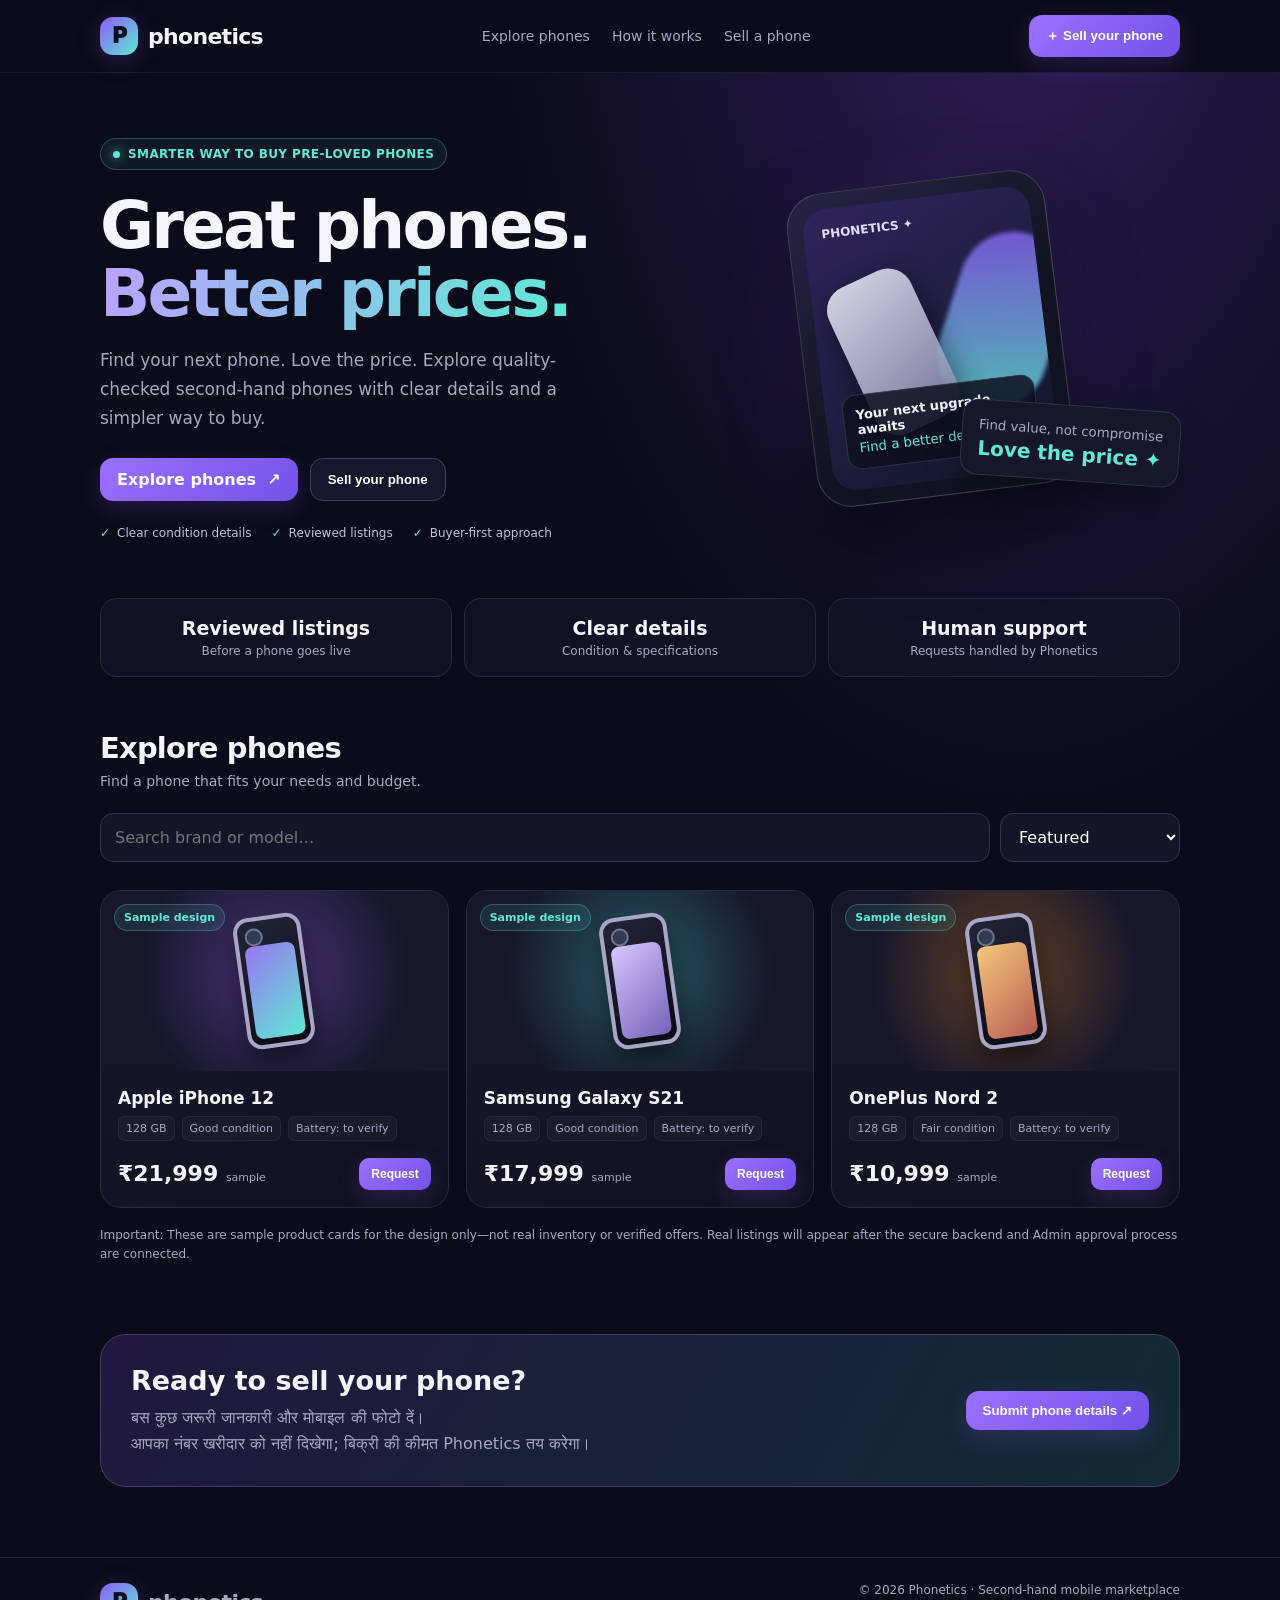
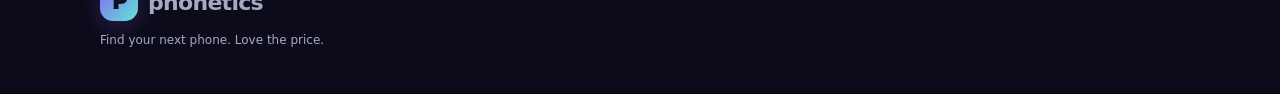
<file: index-2.html>
<!DOCTYPE html>
<html lang="en">
<head>
<meta charset="UTF-8">
<meta name="viewport" content="width=device-width, initial-scale=1">
<meta name="theme-color" content="#101027">
<title>Phonetics — Find your next phone</title>
<style>
:root{--bg:#0b0b19;--panel:#141429;--panel2:#1b1b35;--text:#f6f5ff;--muted:#a9a8c4;--purple:#8b5cf6;--teal:#5eead4;--line:#292944}
*{box-sizing:border-box}html{scroll-behavior:smooth}body{margin:0;background:radial-gradient(ellipse at 80% -10%,#30205d 0,transparent 38%),var(--bg);color:var(--text);font-family:Inter,ui-sans-serif,system-ui,-apple-system,Segoe UI,Roboto,Arial,sans-serif}a{color:inherit;text-decoration:none}.wrap{max-width:1120px;margin:auto;padding:0 20px}
header{position:sticky;top:0;z-index:5;background:#0b0b19eF;backdrop-filter:blur(14px);border-bottom:1px solid #ffffff12}.nav{height:72px;display:flex;align-items:center;justify-content:space-between;gap:16px}.brand{display:flex;align-items:center;gap:10px;font-size:22px;font-weight:850;letter-spacing:-.7px}.logo{width:38px;height:38px;border-radius:13px;background:linear-gradient(135deg,var(--purple),#5eead4);display:grid;place-items:center;color:#0c1020;font-weight:950;font-size:21px;box-shadow:0 5px 25px #8b5cf644}.navlinks{display:flex;gap:22px;color:var(--muted);font-size:14px}.btn{display:inline-flex;justify-content:center;align-items:center;border:0;border-radius:13px;padding:12px 17px;font-weight:750;cursor:pointer;transition:.2s}.btn-primary{background:linear-gradient(135deg,#9b70ff,#7352e8);color:white;box-shadow:0 8px 24px #8b5cf633}.btn-primary:hover{transform:translateY(-2px)}.btn-outline{border:1px solid #444061;background:#17162c;color:white}
.hero{padding:65px 0 48px;display:grid;grid-template-columns:1.05fr .95fr;gap:30px;align-items:center}.eyebrow{display:inline-flex;gap:8px;align-items:center;border:1px solid #5eead444;background:#5eead410;color:var(--teal);border-radius:100px;padding:8px 12px;font-size:12px;font-weight:800;letter-spacing:.4px}.dot{width:7px;height:7px;border-radius:50%;background:var(--teal);box-shadow:0 0 12px var(--teal)}h1{font-size:clamp(39px,6vw,66px);line-height:1.03;letter-spacing:-2.8px;margin:22px 0 18px}h1 span{background:linear-gradient(100deg,#bba1ff,#5eead4);-webkit-background-clip:text;background-clip:text;color:transparent}.hero p{color:var(--muted);font-size:17px;line-height:1.7;max-width:520px}.hero-actions{display:flex;gap:12px;flex-wrap:wrap;margin:25px 0}.trust{display:flex;gap:20px;flex-wrap:wrap;color:#c4c2dc;font-size:12px}.trust span:before{content:"✓";color:var(--teal);font-weight:900;margin-right:7px}.showcase{min-height:340px;position:relative;display:grid;place-items:center}.glow{position:absolute;width:270px;height:270px;border-radius:50%;background:#8b5cf633;filter:blur(45px)}.phone-art{position:relative;width:min(260px,75%);height:315px;border:1px solid #ffffff2a;border-radius:35px;background:linear-gradient(145deg,#282345,#111321 60%);padding:15px;box-shadow:0 35px 70px #0008;transform:rotate(-7deg)}.phone-screen{height:100%;border-radius:24px;background:linear-gradient(150deg,#30245b,#11182a);padding:18px;overflow:hidden;position:relative}.phone-screen:before{content:"";position:absolute;width:110px;height:180px;border-radius:70px;background:linear-gradient(160deg,#8b5cf6,#5eead4);opacity:.8;filter:blur(2px);right:-15px;top:42px;transform:rotate(25deg)}.phone-screen:after{content:"";position:absolute;width:90px;height:160px;border-radius:25px;background:linear-gradient(160deg,#e6e6f5,#7d80a4);opacity:.9;left:30px;top:70px;transform:rotate(-18deg);box-shadow:0 12px 30px #0008}.screen-top{position:relative;z-index:1;font-size:12px;color:#e3ddff;font-weight:800}.screen-label{position:absolute;z-index:2;bottom:20px;left:17px;right:17px;background:#0e1020d9;border:1px solid #ffffff22;border-radius:14px;padding:12px}.screen-label b{display:block;font-size:13px}.screen-label small{color:var(--teal)}.float-card{position:absolute;right:0;bottom:28px;background:#17172c;border:1px solid #ffffff20;padding:14px 16px;border-radius:17px;box-shadow:0 15px 35px #0005;transform:rotate(4deg)}.float-card small{color:var(--muted)}.float-card strong{display:block;color:var(--teal);font-size:20px;margin-top:3px}
.stats{display:grid;grid-template-columns:repeat(3,1fr);gap:12px;margin:10px 0 54px}.stat{background:#141429a8;border:1px solid var(--line);border-radius:17px;padding:18px;text-align:center}.stat b{font-size:19px}.stat div{font-size:12px;color:var(--muted);margin-top:5px}
.section-head{display:flex;align-items:end;justify-content:space-between;gap:15px;margin-bottom:22px}.section-head h2{font-size:29px;letter-spacing:-.8px;margin:0}.section-head p{color:var(--muted);margin:8px 0 0;font-size:14px}.products{display:grid;grid-template-columns:repeat(3,1fr);gap:17px}.card{background:linear-gradient(160deg,#19192f,#111120);border:1px solid var(--line);border-radius:21px;overflow:hidden;transition:.2s}.card:hover{transform:translateY(-4px);border-color:#62518e}.product-visual{height:180px;display:grid;place-items:center;background:radial-gradient(circle at 50% 45%,#483477,#17172b 67%);position:relative}.phone-mini{height:132px;width:68px;border:4px solid #a8a5c5;border-radius:15px;background:linear-gradient(150deg,#24243a,#0a0a13);box-shadow:0 14px 25px #0007;position:relative;transform:rotate(-8deg)}.phone-mini:before{content:"";position:absolute;top:7px;left:7px;width:14px;height:14px;border-radius:50%;background:#333b54;border:2px solid #70758d}.phone-mini:after{content:"";position:absolute;inset:25px 5px 6px;border-radius:8px;background:linear-gradient(140deg,#9a75ef,#5eead4)}.product-visual.v2{background:radial-gradient(circle at 50% 45%,#275b65,#17172b 67%)}.product-visual.v2 .phone-mini:after{background:linear-gradient(140deg,#d6c6ff,#7462b8)}.product-visual.v3{background:radial-gradient(circle at 50% 45%,#654126,#17172b 67%)}.product-visual.v3 .phone-mini:after{background:linear-gradient(140deg,#f4c77c,#b75c52)}.badge{position:absolute;top:13px;left:13px;background:#5eead41a;border:1px solid #5eead444;color:var(--teal);font-size:11px;font-weight:800;padding:6px 9px;border-radius:100px}.product-info{padding:17px}.product-info h3{margin:0 0 8px;font-size:17px}.specs{display:flex;gap:7px;flex-wrap:wrap;color:var(--muted);font-size:11px}.specs span{background:#ffffff08;border:1px solid #ffffff0d;border-radius:7px;padding:5px 7px}.price-row{display:flex;align-items:center;justify-content:space-between;margin-top:17px}.price{font-size:22px;font-weight:850}.price small{font-size:11px;color:var(--muted);font-weight:500}.buy{padding:9px 12px;font-size:12px;border-radius:10px}
.empty-note{margin-top:18px;color:var(--muted);font-size:12px;line-height:1.6}.searchbar{display:flex;gap:10px;margin:24px 0 28px;flex-wrap:wrap}.searchbar input,.searchbar select{background:#15152a;border:1px solid #34334f;color:white;border-radius:13px;padding:13px 14px;font:inherit;min-width:0}.searchbar input{flex:1;min-width:170px}.searchbar select{max-width:180px}
.sell{margin:70px 0;background:linear-gradient(120deg,#20183d,#122b35);border:1px solid #4b3a6d;border-radius:26px;padding:30px;display:grid;grid-template-columns:1fr auto;align-items:center;gap:20px}.sell h2{margin:0 0 9px;font-size:27px}.sell p{color:var(--muted);margin:0;line-height:1.6}.sell-actions{display:flex;gap:10px;flex-wrap:wrap}
footer{border-top:1px solid var(--line);padding:25px 0 35px;color:var(--muted);font-size:12px}.footer-row{display:flex;justify-content:space-between;gap:15px;flex-wrap:wrap}.modal{display:none;position:fixed;inset:0;background:#05050bdc;z-index:10;padding:18px;overflow:auto}.modal.open{display:grid;place-items:center}.modal-box{width:min(540px,100%);background:#15152b;border:1px solid #3b3859;border-radius:22px;padding:23px}.modal-head{display:flex;justify-content:space-between;align-items:center}.modal-head h2{margin:0}.close{background:#25243d;color:white;border:0;border-radius:9px;padding:8px 12px;font-size:18px}.form-grid{display:grid;grid-template-columns:1fr 1fr;gap:12px;margin-top:20px}.form-grid label{display:block;font-size:12px;color:#c6c3df;margin-bottom:6px}.form-grid input,.form-grid select,.form-grid textarea{width:100%;padding:12px;border-radius:10px;border:1px solid #3b3958;background:#0e0e1e;color:white;font:inherit}.form-grid .full{grid-column:1/-1}.form-grid textarea{min-height:85px;resize:vertical}.form-foot{font-size:11px;color:var(--muted);line-height:1.6;margin:14px 0}.toast{display:none;position:fixed;bottom:18px;left:50%;transform:translateX(-50%);background:#20203a;border:1px solid #5eead4;color:white;padding:13px 17px;border-radius:13px;z-index:20;width:max-content;max-width:90%;font-size:13px}
@media(max-width:760px){.navlinks{display:none}.hero{grid-template-columns:1fr;padding-top:44px}.showcase{min-height:290px}.phone-art{height:275px;width:220px}.products{grid-template-columns:repeat(2,1fr)}.product-visual{height:150px}.stats{margin-bottom:42px}.sell{grid-template-columns:1fr;padding:24px}.section-head h2{font-size:25px}}
@media(max-width:470px){.wrap{padding:0 15px}.brand{font-size:20px}.nav .btn{padding:10px 12px;font-size:12px}.hero{gap:5px}h1{letter-spacing:-1.8px}.products{grid-template-columns:1fr 1fr;gap:10px}.product-info{padding:12px}.product-info h3{font-size:14px}.product-visual{height:135px}.price{font-size:18px}.buy{padding:8px;font-size:11px}.specs{gap:4px}.specs span{font-size:10px;padding:4px}.stats{gap:7px}.stat{padding:13px 6px}.stat b{font-size:16px}.stat div{font-size:10px}.form-grid{grid-template-columns:1fr}.form-grid .full{grid-column:auto}.sell-actions .btn{width:100%}}
</style>
</head>
<body>
<header><div class="wrap nav"><a class="brand" href="#"><span class="logo">P</span> phonetics</a><nav class="navlinks"><a href="#phones">Explore phones</a><a href="#how">How it works</a><a href="#sell">Sell a phone</a></nav><button class="btn btn-primary" onclick="openModal('sellModal')">＋ Sell your phone</button></div></header>
<main class="wrap">
<section class="hero">
<div><div class="eyebrow"><span class="dot"></span> SMARTER WAY TO BUY PRE-LOVED PHONES</div><h1>Great phones.<br><span>Better prices.</span></h1><p>Find your next phone. Love the price. Explore quality-checked second-hand phones with clear details and a simpler way to buy.</p><div class="hero-actions"><a class="btn btn-primary" href="#phones">Explore phones&nbsp; ↗</a><button class="btn btn-outline" onclick="openModal('sellModal')">Sell your phone</button></div><div class="trust"><span>Clear condition details</span><span>Reviewed listings</span><span>Buyer-first approach</span></div></div>
<div class="showcase"><div class="glow"></div><div class="phone-art"><div class="phone-screen"><div class="screen-top">PHONETICS ✦</div><div class="screen-label"><b>Your next upgrade awaits</b><small>Find a better deal →</small></div></div></div><div class="float-card"><small>Find value, not compromise</small><strong>Love the price ✦</strong></div></div>
</section>
<div class="stats" id="how"><div class="stat"><b>Reviewed listings</b><div>Before a phone goes live</div></div><div class="stat"><b>Clear details</b><div>Condition & specifications</div></div><div class="stat"><b>Human support</b><div>Requests handled by Phonetics</div></div></div>
<section id="phones"><div class="section-head"><div><h2>Explore phones</h2><p>Find a phone that fits your needs and budget.</p></div></div>
<div class="searchbar"><input id="search" type="search" placeholder="Search brand or model…" oninput="filterCards()"><select id="sort" onchange="filterCards()"><option value="featured">Featured</option><option value="low">Price: low to high</option><option value="high">Price: high to low</option></select></div>
<div class="products" id="productGrid">
<article class="card" data-name="Apple iPhone 12" data-price="21999"><div class="product-visual"><span class="badge">Sample design</span><div class="phone-mini"></div></div><div class="product-info"><h3>Apple iPhone 12</h3><div class="specs"><span>128 GB</span><span>Good condition</span><span>Battery: to verify</span></div><div class="price-row"><div class="price">₹21,999 <small>sample</small></div><button class="btn btn-primary buy" onclick="openBuy('Apple iPhone 12',21999)">Request</button></div></div></article>
<article class="card" data-name="Samsung Galaxy S21" data-price="17999"><div class="product-visual v2"><span class="badge">Sample design</span><div class="phone-mini"></div></div><div class="product-info"><h3>Samsung Galaxy S21</h3><div class="specs"><span>128 GB</span><span>Good condition</span><span>Battery: to verify</span></div><div class="price-row"><div class="price">₹17,999 <small>sample</small></div><button class="btn btn-primary buy" onclick="openBuy('Samsung Galaxy S21',17999)">Request</button></div></div></article>
<article class="card" data-name="OnePlus Nord 2" data-price="10999"><div class="product-visual v3"><span class="badge">Sample design</span><div class="phone-mini"></div></div><div class="product-info"><h3>OnePlus Nord 2</h3><div class="specs"><span>128 GB</span><span>Fair condition</span><span>Battery: to verify</span></div><div class="price-row"><div class="price">₹10,999 <small>sample</small></div><button class="btn btn-primary buy" onclick="openBuy('OnePlus Nord 2',10999)">Request</button></div></div></article>
</div><p class="empty-note">Important: These are sample product cards for the design only—not real inventory or verified offers. Real listings will appear after the secure backend and Admin approval process are connected.</p>
</section>
<section class="sell" id="sell"><div><h2>Ready to sell your phone?</h2><p>बस कुछ जरूरी जानकारी और मोबाइल की फोटो दें।<br>आपका नंबर खरीदार को नहीं दिखेगा; बिक्री की कीमत Phonetics तय करेगा।</p></div><div class="sell-actions"><button class="btn btn-primary" onclick="openModal('sellModal')">Submit phone details ↗</button></div></section>
</main>
<footer><div class="wrap footer-row"><div><a class="brand" href="#"><span class="logo">P</span> phonetics</a><p>Find your next phone. Love the price.</p></div><div>© 2026 Phonetics · Second-hand mobile marketplace</div></div></footer>
<div class="modal" id="sellModal" role="dialog" aria-modal="true" aria-label="Submit phone details"><div class="modal-box"><div class="modal-head"><h2>Sell your phone</h2><button class="close" onclick="closeModal('sellModal')">×</button></div><form onsubmit="demoSubmit(event,'Seller form')">
<div class="form-grid">
<div><label for="sellerName">आपका नाम *</label><input id="sellerName" required maxlength="80" autocomplete="name"></div>
<div><label for="sellerPhone">मोबाइल नंबर (सिर्फ Admin के लिए) *</label><input id="sellerPhone" required inputmode="tel" pattern="[0-9+() -]{8,18}" autocomplete="tel"></div>
<div><label for="sellerCity">शहर *</label><input id="sellerCity" required maxlength="80" placeholder="जैसे Dewas"></div>
<div><label for="sellerBrand">मोबाइल का नाम / मॉडल *</label><input id="sellerBrand" required maxlength="120" placeholder="जैसे Samsung S22"></div>
<div><label for="sellerCondition">मोबाइल की हालत *</label><select id="sellerCondition" required><option value="">चुनें</option><option>बहुत अच्छी</option><option>अच्छी</option><option>सामान्य</option><option>मरम्मत की जरूरत</option></select></div>
<div><label for="sellerStorage">RAM / Storage</label><input id="sellerStorage" maxlength="80" placeholder="जैसे 8 GB / 128 GB"></div>
<div class="full"><label for="sellerPhoto">मोबाइल की फोटो चुनें *</label><input id="sellerPhoto" type="file" accept="image/*" multiple required><small style="display:block;color:var(--muted);margin-top:6px">आगे, पीछे और स्क्रीन की साफ फोटो चुनें।</small></div>
<div class="full"><label for="sellerNotes">खास जानकारी (वैकल्पिक)</label><textarea id="sellerNotes" maxlength="500" placeholder="खरोंच, रिपेयर या साथ मिलने वाली चीजें"></textarea></div>
</div>
<div class="form-foot" style="border:1px solid #b453533d;background:#b4535312;padding:12px;border-radius:12px;color:#ffd0d0"><strong>⚠️ जरूरी चेतावनी:</strong> मोबाइल का असली बिल/खरीद का प्रमाण होना चाहिए। बिना बिल वाले मोबाइल की लिस्टिंग स्वीकार नहीं की जाएगी। चोरी या संदिग्ध मोबाइल जमा न करें।</div>
<p class="form-foot">आपका मोबाइल नंबर खरीदार को नहीं दिखेगा। आपकी माँगी गई कीमत खरीदार को नहीं दिखाई जाएगी—Phonetics जाँच के बाद अपनी बिक्री कीमत तय करेगा। अभी यह डेमो फॉर्म जानकारी भेजता या सुरक्षित सेव नहीं करता; backend जुड़ने तक असली निजी जानकारी न भरें।</p>
<button class="btn btn-primary" type="submit" style="width:100%">फोन की जानकारी भेजें</button></form></div></div>
<div class="modal" id="buyModal" role="dialog" aria-modal="true" aria-label="Buyer request"><div class="modal-box"><div class="modal-head"><h2>Request to buy</h2><button class="close" onclick="closeModal('buyModal')">×</button></div><p id="buySummary" style="color:var(--teal)"></p><form onsubmit="demoSubmit(event,'Buyer request')"><div class="form-grid"><div class="full"><label for="buyerName">Your name *</label><input id="buyerName" required maxlength="80" autocomplete="name"></div><div class="full"><label for="buyerPhone">Mobile number *</label><input id="buyerPhone" required inputmode="tel" pattern="[0-9+() -]{8,18}" autocomplete="tel"></div><div class="full"><label for="buyerCity">City *</label><input id="buyerCity" required maxlength="80"></div></div><p class="form-foot">Demo only: your request is not sent to Phonetics yet. Please do not enter real contact details.</p><button class="btn btn-primary" type="submit" style="width:100%">Preview request</button></form></div></div>
<div class="toast" id="toast"></div>
<script>
function openModal(id){document.getElementById(id).classList.add('open');document.body.style.overflow='hidden'}
function closeModal(id){document.getElementById(id).classList.remove('open');document.body.style.overflow=''}
function openBuy(name,price){document.getElementById('buySummary').textContent=name+' · ₹'+price.toLocaleString('en-IN')+' (sample price)';openModal('buyModal')}
function demoSubmit(e,label){e.preventDefault();closeModal(e.target.closest('.modal').id);const t=document.getElementById('toast');t.textContent=label+' preview only — no data was sent or saved. Backend setup is the next step.';t.style.display='block';setTimeout(()=>t.style.display='none',4500);e.target.reset()}
function filterCards(){const q=document.getElementById('search').value.toLowerCase();const sort=document.getElementById('sort').value;const grid=document.getElementById('productGrid');const cards=[...grid.querySelectorAll('.card')];cards.sort((a,b)=>sort==='low'?+a.dataset.price- +b.dataset.price:sort==='high'?+b.dataset.price- +a.dataset.price:0);cards.forEach(c=>{c.style.display=c.dataset.name.toLowerCase().includes(q)?'':'none';grid.appendChild(c)})}
document.querySelectorAll('.modal').forEach(m=>m.addEventListener('click',e=>{if(e.target===m)closeModal(m.id)}));
</script>
</body></html>
</file>
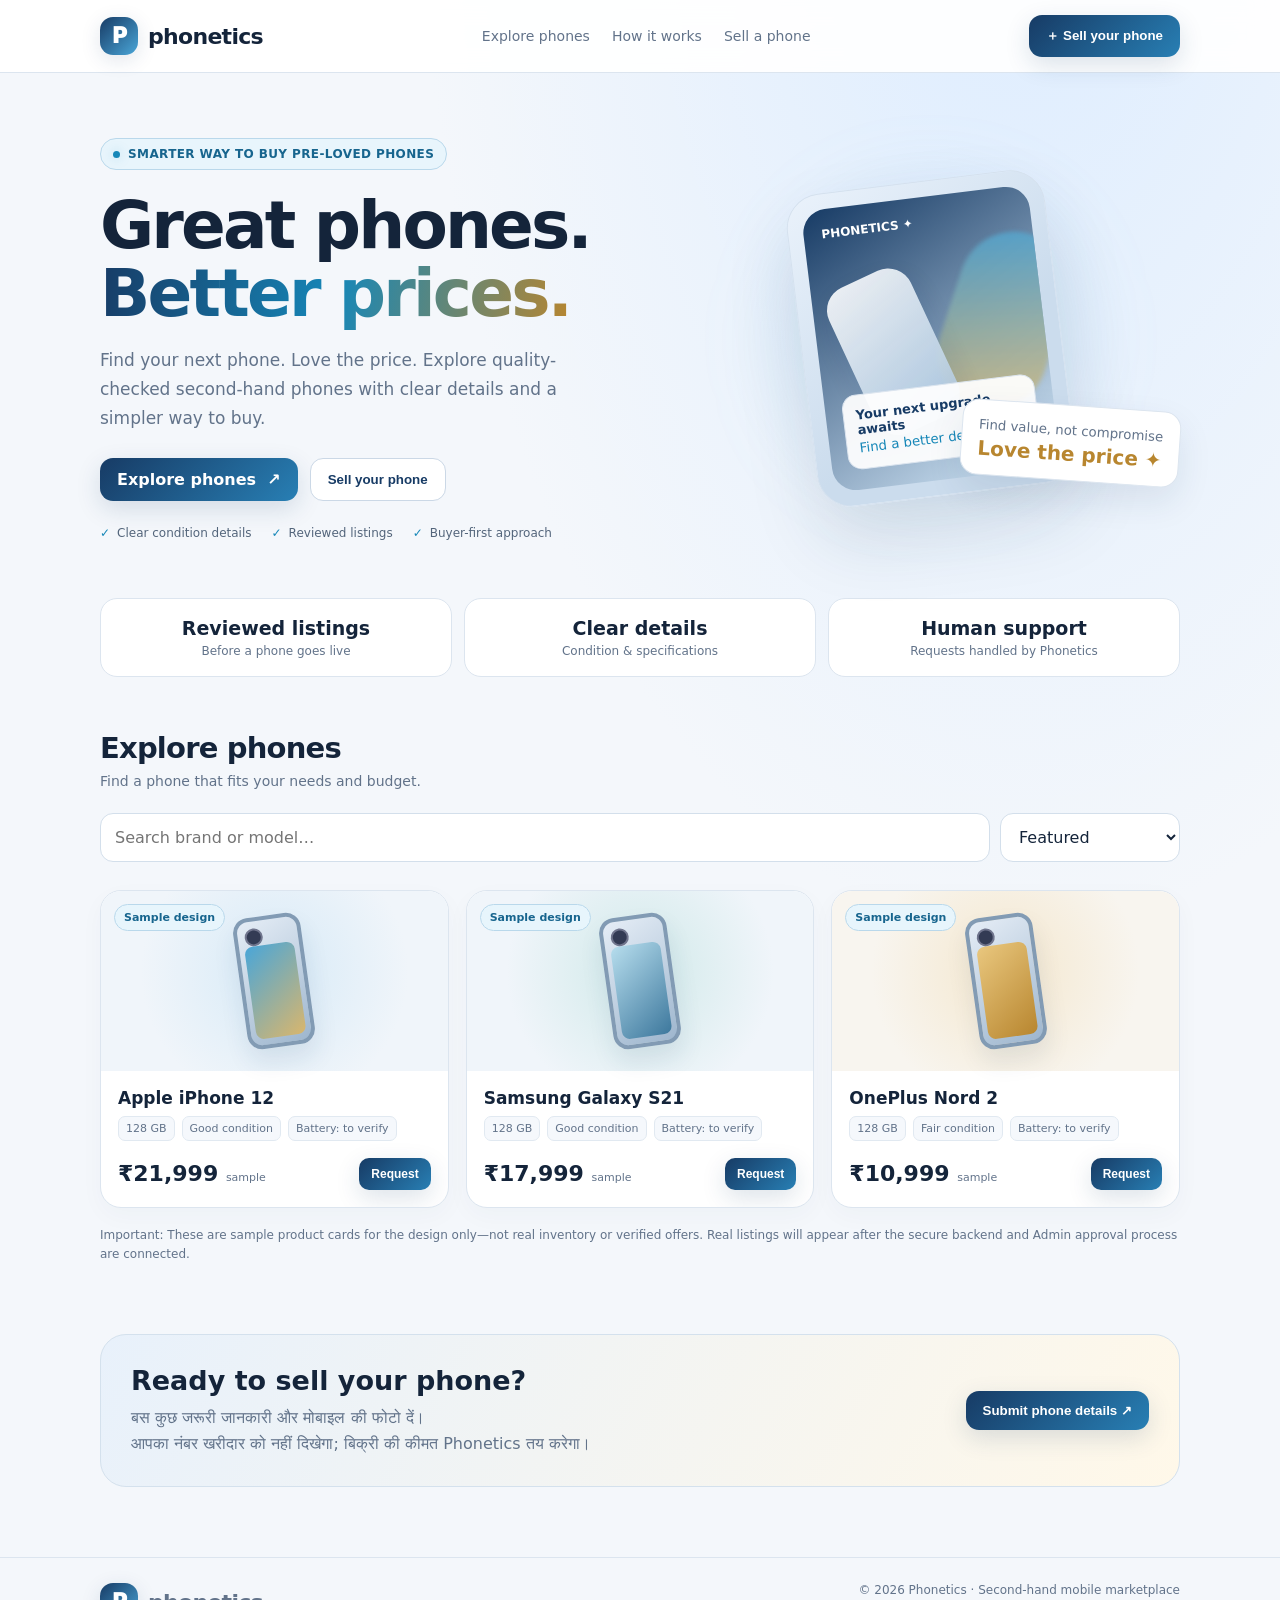
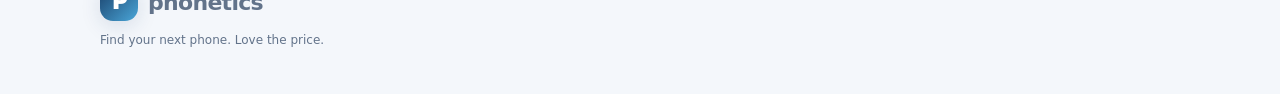
<file: index-3.html>
<!DOCTYPE html>
<html lang="en">
<head>
<meta charset="UTF-8">
<meta name="viewport" content="width=device-width, initial-scale=1">
<meta name="theme-color" content="#10243e">
<title>Phonetics — Find your next phone</title>
<style>
:root{--bg:#0b0b19;--panel:#141429;--panel2:#1b1b35;--text:#f6f5ff;--muted:#a9a8c4;--purple:#8b5cf6;--teal:#5eead4;--line:#292944}
*{box-sizing:border-box}html{scroll-behavior:smooth}body{margin:0;background:radial-gradient(ellipse at 80% -10%,#30205d 0,transparent 38%),var(--bg);color:var(--text);font-family:Inter,ui-sans-serif,system-ui,-apple-system,Segoe UI,Roboto,Arial,sans-serif}a{color:inherit;text-decoration:none}.wrap{max-width:1120px;margin:auto;padding:0 20px}
header{position:sticky;top:0;z-index:5;background:#0b0b19eF;backdrop-filter:blur(14px);border-bottom:1px solid #ffffff12}.nav{height:72px;display:flex;align-items:center;justify-content:space-between;gap:16px}.brand{display:flex;align-items:center;gap:10px;font-size:22px;font-weight:850;letter-spacing:-.7px}.logo{width:38px;height:38px;border-radius:13px;background:linear-gradient(135deg,var(--purple),#5eead4);display:grid;place-items:center;color:#0c1020;font-weight:950;font-size:21px;box-shadow:0 5px 25px #8b5cf644}.navlinks{display:flex;gap:22px;color:var(--muted);font-size:14px}.btn{display:inline-flex;justify-content:center;align-items:center;border:0;border-radius:13px;padding:12px 17px;font-weight:750;cursor:pointer;transition:.2s}.btn-primary{background:linear-gradient(135deg,#9b70ff,#7352e8);color:white;box-shadow:0 8px 24px #8b5cf633}.btn-primary:hover{transform:translateY(-2px)}.btn-outline{border:1px solid #444061;background:#17162c;color:white}
.hero{padding:65px 0 48px;display:grid;grid-template-columns:1.05fr .95fr;gap:30px;align-items:center}.eyebrow{display:inline-flex;gap:8px;align-items:center;border:1px solid #5eead444;background:#5eead410;color:var(--teal);border-radius:100px;padding:8px 12px;font-size:12px;font-weight:800;letter-spacing:.4px}.dot{width:7px;height:7px;border-radius:50%;background:var(--teal);box-shadow:0 0 12px var(--teal)}h1{font-size:clamp(39px,6vw,66px);line-height:1.03;letter-spacing:-2.8px;margin:22px 0 18px}h1 span{background:linear-gradient(100deg,#bba1ff,#5eead4);-webkit-background-clip:text;background-clip:text;color:transparent}.hero p{color:var(--muted);font-size:17px;line-height:1.7;max-width:520px}.hero-actions{display:flex;gap:12px;flex-wrap:wrap;margin:25px 0}.trust{display:flex;gap:20px;flex-wrap:wrap;color:#c4c2dc;font-size:12px}.trust span:before{content:"✓";color:var(--teal);font-weight:900;margin-right:7px}.showcase{min-height:340px;position:relative;display:grid;place-items:center}.glow{position:absolute;width:270px;height:270px;border-radius:50%;background:#8b5cf633;filter:blur(45px)}.phone-art{position:relative;width:min(260px,75%);height:315px;border:1px solid #ffffff2a;border-radius:35px;background:linear-gradient(145deg,#282345,#111321 60%);padding:15px;box-shadow:0 35px 70px #0008;transform:rotate(-7deg)}.phone-screen{height:100%;border-radius:24px;background:linear-gradient(150deg,#30245b,#11182a);padding:18px;overflow:hidden;position:relative}.phone-screen:before{content:"";position:absolute;width:110px;height:180px;border-radius:70px;background:linear-gradient(160deg,#8b5cf6,#5eead4);opacity:.8;filter:blur(2px);right:-15px;top:42px;transform:rotate(25deg)}.phone-screen:after{content:"";position:absolute;width:90px;height:160px;border-radius:25px;background:linear-gradient(160deg,#e6e6f5,#7d80a4);opacity:.9;left:30px;top:70px;transform:rotate(-18deg);box-shadow:0 12px 30px #0008}.screen-top{position:relative;z-index:1;font-size:12px;color:#e3ddff;font-weight:800}.screen-label{position:absolute;z-index:2;bottom:20px;left:17px;right:17px;background:#0e1020d9;border:1px solid #ffffff22;border-radius:14px;padding:12px}.screen-label b{display:block;font-size:13px}.screen-label small{color:var(--teal)}.float-card{position:absolute;right:0;bottom:28px;background:#17172c;border:1px solid #ffffff20;padding:14px 16px;border-radius:17px;box-shadow:0 15px 35px #0005;transform:rotate(4deg)}.float-card small{color:var(--muted)}.float-card strong{display:block;color:var(--teal);font-size:20px;margin-top:3px}
.stats{display:grid;grid-template-columns:repeat(3,1fr);gap:12px;margin:10px 0 54px}.stat{background:#141429a8;border:1px solid var(--line);border-radius:17px;padding:18px;text-align:center}.stat b{font-size:19px}.stat div{font-size:12px;color:var(--muted);margin-top:5px}
.section-head{display:flex;align-items:end;justify-content:space-between;gap:15px;margin-bottom:22px}.section-head h2{font-size:29px;letter-spacing:-.8px;margin:0}.section-head p{color:var(--muted);margin:8px 0 0;font-size:14px}.products{display:grid;grid-template-columns:repeat(3,1fr);gap:17px}.card{background:linear-gradient(160deg,#19192f,#111120);border:1px solid var(--line);border-radius:21px;overflow:hidden;transition:.2s}.card:hover{transform:translateY(-4px);border-color:#62518e}.product-visual{height:180px;display:grid;place-items:center;background:radial-gradient(circle at 50% 45%,#483477,#17172b 67%);position:relative}.phone-mini{height:132px;width:68px;border:4px solid #a8a5c5;border-radius:15px;background:linear-gradient(150deg,#24243a,#0a0a13);box-shadow:0 14px 25px #0007;position:relative;transform:rotate(-8deg)}.phone-mini:before{content:"";position:absolute;top:7px;left:7px;width:14px;height:14px;border-radius:50%;background:#333b54;border:2px solid #70758d}.phone-mini:after{content:"";position:absolute;inset:25px 5px 6px;border-radius:8px;background:linear-gradient(140deg,#9a75ef,#5eead4)}.product-visual.v2{background:radial-gradient(circle at 50% 45%,#275b65,#17172b 67%)}.product-visual.v2 .phone-mini:after{background:linear-gradient(140deg,#d6c6ff,#7462b8)}.product-visual.v3{background:radial-gradient(circle at 50% 45%,#654126,#17172b 67%)}.product-visual.v3 .phone-mini:after{background:linear-gradient(140deg,#f4c77c,#b75c52)}.badge{position:absolute;top:13px;left:13px;background:#5eead41a;border:1px solid #5eead444;color:var(--teal);font-size:11px;font-weight:800;padding:6px 9px;border-radius:100px}.product-info{padding:17px}.product-info h3{margin:0 0 8px;font-size:17px}.specs{display:flex;gap:7px;flex-wrap:wrap;color:var(--muted);font-size:11px}.specs span{background:#ffffff08;border:1px solid #ffffff0d;border-radius:7px;padding:5px 7px}.price-row{display:flex;align-items:center;justify-content:space-between;margin-top:17px}.price{font-size:22px;font-weight:850}.price small{font-size:11px;color:var(--muted);font-weight:500}.buy{padding:9px 12px;font-size:12px;border-radius:10px}
.empty-note{margin-top:18px;color:var(--muted);font-size:12px;line-height:1.6}.searchbar{display:flex;gap:10px;margin:24px 0 28px;flex-wrap:wrap}.searchbar input,.searchbar select{background:#15152a;border:1px solid #34334f;color:white;border-radius:13px;padding:13px 14px;font:inherit;min-width:0}.searchbar input{flex:1;min-width:170px}.searchbar select{max-width:180px}
.sell{margin:70px 0;background:linear-gradient(120deg,#20183d,#122b35);border:1px solid #4b3a6d;border-radius:26px;padding:30px;display:grid;grid-template-columns:1fr auto;align-items:center;gap:20px}.sell h2{margin:0 0 9px;font-size:27px}.sell p{color:var(--muted);margin:0;line-height:1.6}.sell-actions{display:flex;gap:10px;flex-wrap:wrap}
footer{border-top:1px solid var(--line);padding:25px 0 35px;color:var(--muted);font-size:12px}.footer-row{display:flex;justify-content:space-between;gap:15px;flex-wrap:wrap}.modal{display:none;position:fixed;inset:0;background:#05050bdc;z-index:10;padding:18px;overflow:auto}.modal.open{display:grid;place-items:center}.modal-box{width:min(540px,100%);background:#15152b;border:1px solid #3b3859;border-radius:22px;padding:23px}.modal-head{display:flex;justify-content:space-between;align-items:center}.modal-head h2{margin:0}.close{background:#25243d;color:white;border:0;border-radius:9px;padding:8px 12px;font-size:18px}.form-grid{display:grid;grid-template-columns:1fr 1fr;gap:12px;margin-top:20px}.form-grid label{display:block;font-size:12px;color:#c6c3df;margin-bottom:6px}.form-grid input,.form-grid select,.form-grid textarea{width:100%;padding:12px;border-radius:10px;border:1px solid #3b3958;background:#0e0e1e;color:white;font:inherit}.form-grid .full{grid-column:1/-1}.form-grid textarea{min-height:85px;resize:vertical}.form-foot{font-size:11px;color:var(--muted);line-height:1.6;margin:14px 0}.toast{display:none;position:fixed;bottom:18px;left:50%;transform:translateX(-50%);background:#20203a;border:1px solid #5eead4;color:white;padding:13px 17px;border-radius:13px;z-index:20;width:max-content;max-width:90%;font-size:13px}
@media(max-width:760px){.navlinks{display:none}.hero{grid-template-columns:1fr;padding-top:44px}.showcase{min-height:290px}.phone-art{height:275px;width:220px}.products{grid-template-columns:repeat(2,1fr)}.product-visual{height:150px}.stats{margin-bottom:42px}.sell{grid-template-columns:1fr;padding:24px}.section-head h2{font-size:25px}}
@media(max-width:470px){.wrap{padding:0 15px}.brand{font-size:20px}.nav .btn{padding:10px 12px;font-size:12px}.hero{gap:5px}h1{letter-spacing:-1.8px}.products{grid-template-columns:1fr 1fr;gap:10px}.product-info{padding:12px}.product-info h3{font-size:14px}.product-visual{height:135px}.price{font-size:18px}.buy{padding:8px;font-size:11px}.specs{gap:4px}.specs span{font-size:10px;padding:4px}.stats{gap:7px}.stat{padding:13px 6px}.stat b{font-size:16px}.stat div{font-size:10px}.form-grid{grid-template-columns:1fr}.form-grid .full{grid-column:auto}.sell-actions .btn{width:100%}}

/* Phonetics Light Luxury theme: white + navy + sky blue + gold */
:root{--bg:#f4f7fb;--panel:#ffffff;--panel2:#edf3fa;--text:#14243a;--muted:#62738a;--purple:#1e5a91;--teal:#1687b8;--line:#dce5ef}
body{background:radial-gradient(ellipse at 80% -10%,#dcecff 0,transparent 42%),var(--bg);color:var(--text)}
header{background:#ffffffed;border-bottom:1px solid #dce5ef}
.logo{background:linear-gradient(135deg,#173b65,#4aa6d8);color:#fff;box-shadow:0 5px 20px #173b6520}
.btn-primary{background:linear-gradient(135deg,#173b65,#287fb4);color:#fff;box-shadow:0 8px 24px #173b6525}
.btn-outline{border:1px solid #cbd8e6;background:#fff;color:#173b65}
.eyebrow{border-color:#b9d8eb;background:#e8f5fc;color:#17658e}
.dot{background:#1687b8;box-shadow:0 0 12px #1687b844}
h1 span{background:linear-gradient(100deg,#173b65,#1687b8,#b8862f);-webkit-background-clip:text;background-clip:text;color:transparent}
.hero p,.section-head p,.sell p,.empty-note,footer{color:var(--muted)}
.trust{color:#53657b}.trust span:before{color:#1687b8}
.glow{background:#78bde733}
.phone-art{border-color:#d5e1ee;background:linear-gradient(145deg,#eaf2fb,#cbdced 60%);box-shadow:0 35px 70px #18365320}
.phone-screen{background:linear-gradient(150deg,#173b65,#d6eafa)}
.phone-screen:before{background:linear-gradient(160deg,#4aa6d8,#d9b66d)}
.phone-screen:after{background:linear-gradient(160deg,#ffffff,#a9c5df);box-shadow:0 12px 30px #173b6520}
.screen-top{color:#fff}.screen-label{background:#ffffffed;border:1px solid #dce5ef;color:#173b65}.screen-label small{color:#1687b8}
.float-card{background:#fff;border:1px solid #dce5ef;box-shadow:0 15px 35px #18365318}.float-card strong{color:#b8862f}
.stat{background:#fff;border:1px solid var(--line)}
.card{background:#fff;border:1px solid var(--line);box-shadow:0 8px 25px #173b6508}.card:hover{border-color:#9dbed8}
.product-visual{background:radial-gradient(circle at 50% 45%,#d7eaf7,#f0f5fa 67%)}
.phone-mini{border-color:#829bb4;background:linear-gradient(150deg,#e5edf6,#9eb6ce);box-shadow:0 14px 25px #173b6518}
.phone-mini:after{background:linear-gradient(140deg,#4aa6d8,#d9b66d)}
.product-visual.v2{background:radial-gradient(circle at 50% 45%,#d0e9e9,#f0f5fa 67%)}
.product-visual.v2 .phone-mini:after{background:linear-gradient(140deg,#b6dded,#3d789d)}
.product-visual.v3{background:radial-gradient(circle at 50% 45%,#f4e7ce,#f8f5ef 67%)}
.product-visual.v3 .phone-mini:after{background:linear-gradient(140deg,#e9c77e,#b8862f)}
.badge{background:#e7f5fc;border-color:#b9d8eb;color:#17658e}
.specs span{background:#f5f8fc;border-color:#e1e9f1}
.searchbar input,.searchbar select{background:#fff;border-color:#d3dfeb;color:#14243a}
.sell{background:linear-gradient(120deg,#e8f1fb,#fff8e9);border-color:#d4e1ed}
.modal{background:#14243a99}.modal-box{background:#fff;border-color:#dce5ef;color:#14243a;box-shadow:0 20px 60px #10243e30}
.close{background:#edf3fa;color:#173b65}
.form-grid label{color:#53657b}.form-grid input,.form-grid select,.form-grid textarea{border-color:#d3dfeb;background:#f9fbfd;color:#14243a}
.toast{background:#173b65;border-color:#b9d8eb;color:#fff}
footer{border-color:#dce5ef}

</style>
</head>
<body>
<header><div class="wrap nav"><a class="brand" href="#"><span class="logo">P</span> phonetics</a><nav class="navlinks"><a href="#phones">Explore phones</a><a href="#how">How it works</a><a href="#sell">Sell a phone</a></nav><button class="btn btn-primary" onclick="openModal('sellModal')">＋ Sell your phone</button></div></header>
<main class="wrap">
<section class="hero">
<div><div class="eyebrow"><span class="dot"></span> SMARTER WAY TO BUY PRE-LOVED PHONES</div><h1>Great phones.<br><span>Better prices.</span></h1><p>Find your next phone. Love the price. Explore quality-checked second-hand phones with clear details and a simpler way to buy.</p><div class="hero-actions"><a class="btn btn-primary" href="#phones">Explore phones&nbsp; ↗</a><button class="btn btn-outline" onclick="openModal('sellModal')">Sell your phone</button></div><div class="trust"><span>Clear condition details</span><span>Reviewed listings</span><span>Buyer-first approach</span></div></div>
<div class="showcase"><div class="glow"></div><div class="phone-art"><div class="phone-screen"><div class="screen-top">PHONETICS ✦</div><div class="screen-label"><b>Your next upgrade awaits</b><small>Find a better deal →</small></div></div></div><div class="float-card"><small>Find value, not compromise</small><strong>Love the price ✦</strong></div></div>
</section>
<div class="stats" id="how"><div class="stat"><b>Reviewed listings</b><div>Before a phone goes live</div></div><div class="stat"><b>Clear details</b><div>Condition & specifications</div></div><div class="stat"><b>Human support</b><div>Requests handled by Phonetics</div></div></div>
<section id="phones"><div class="section-head"><div><h2>Explore phones</h2><p>Find a phone that fits your needs and budget.</p></div></div>
<div class="searchbar"><input id="search" type="search" placeholder="Search brand or model…" oninput="filterCards()"><select id="sort" onchange="filterCards()"><option value="featured">Featured</option><option value="low">Price: low to high</option><option value="high">Price: high to low</option></select></div>
<div class="products" id="productGrid">
<article class="card" data-name="Apple iPhone 12" data-price="21999"><div class="product-visual"><span class="badge">Sample design</span><div class="phone-mini"></div></div><div class="product-info"><h3>Apple iPhone 12</h3><div class="specs"><span>128 GB</span><span>Good condition</span><span>Battery: to verify</span></div><div class="price-row"><div class="price">₹21,999 <small>sample</small></div><button class="btn btn-primary buy" onclick="openBuy('Apple iPhone 12',21999)">Request</button></div></div></article>
<article class="card" data-name="Samsung Galaxy S21" data-price="17999"><div class="product-visual v2"><span class="badge">Sample design</span><div class="phone-mini"></div></div><div class="product-info"><h3>Samsung Galaxy S21</h3><div class="specs"><span>128 GB</span><span>Good condition</span><span>Battery: to verify</span></div><div class="price-row"><div class="price">₹17,999 <small>sample</small></div><button class="btn btn-primary buy" onclick="openBuy('Samsung Galaxy S21',17999)">Request</button></div></div></article>
<article class="card" data-name="OnePlus Nord 2" data-price="10999"><div class="product-visual v3"><span class="badge">Sample design</span><div class="phone-mini"></div></div><div class="product-info"><h3>OnePlus Nord 2</h3><div class="specs"><span>128 GB</span><span>Fair condition</span><span>Battery: to verify</span></div><div class="price-row"><div class="price">₹10,999 <small>sample</small></div><button class="btn btn-primary buy" onclick="openBuy('OnePlus Nord 2',10999)">Request</button></div></div></article>
</div><p class="empty-note">Important: These are sample product cards for the design only—not real inventory or verified offers. Real listings will appear after the secure backend and Admin approval process are connected.</p>
</section>
<section class="sell" id="sell"><div><h2>Ready to sell your phone?</h2><p>बस कुछ जरूरी जानकारी और मोबाइल की फोटो दें।<br>आपका नंबर खरीदार को नहीं दिखेगा; बिक्री की कीमत Phonetics तय करेगा।</p></div><div class="sell-actions"><button class="btn btn-primary" onclick="openModal('sellModal')">Submit phone details ↗</button></div></section>
</main>
<footer><div class="wrap footer-row"><div><a class="brand" href="#"><span class="logo">P</span> phonetics</a><p>Find your next phone. Love the price.</p></div><div>© 2026 Phonetics · Second-hand mobile marketplace</div></div></footer>
<div class="modal" id="sellModal" role="dialog" aria-modal="true" aria-label="Submit phone details"><div class="modal-box"><div class="modal-head"><h2>Sell your phone</h2><button class="close" onclick="closeModal('sellModal')">×</button></div><form onsubmit="demoSubmit(event,'Seller form')">
<div class="form-grid">
<div><label for="sellerName">आपका नाम *</label><input id="sellerName" required maxlength="80" autocomplete="name"></div>
<div><label for="sellerPhone">मोबाइल नंबर (सिर्फ Admin के लिए) *</label><input id="sellerPhone" required inputmode="tel" pattern="[0-9+() -]{8,18}" autocomplete="tel"></div>
<div><label for="sellerCity">शहर *</label><input id="sellerCity" required maxlength="80" placeholder="जैसे Dewas"></div>
<div><label for="sellerBrand">मोबाइल का नाम / मॉडल *</label><input id="sellerBrand" required maxlength="120" placeholder="जैसे Samsung S22"></div>
<div><label for="sellerCondition">मोबाइल की हालत *</label><select id="sellerCondition" required><option value="">चुनें</option><option>बहुत अच्छी</option><option>अच्छी</option><option>सामान्य</option><option>मरम्मत की जरूरत</option></select></div>
<div><label for="sellerStorage">RAM / Storage</label><input id="sellerStorage" maxlength="80" placeholder="जैसे 8 GB / 128 GB"></div>
<div class="full"><label for="sellerPhoto">मोबाइल की फोटो चुनें *</label><input id="sellerPhoto" type="file" accept="image/*" multiple required><small style="display:block;color:var(--muted);margin-top:6px">आगे, पीछे और स्क्रीन की साफ फोटो चुनें।</small></div>
<div class="full"><label for="sellerNotes">खास जानकारी (वैकल्पिक)</label><textarea id="sellerNotes" maxlength="500" placeholder="खरोंच, रिपेयर या साथ मिलने वाली चीजें"></textarea></div>
</div>
<div class="form-foot" style="border:1px solid #b453533d;background:#b4535312;padding:12px;border-radius:12px;color:#ffd0d0"><strong>⚠️ जरूरी चेतावनी:</strong> मोबाइल का असली बिल/खरीद का प्रमाण होना चाहिए। बिना बिल वाले मोबाइल की लिस्टिंग स्वीकार नहीं की जाएगी। चोरी या संदिग्ध मोबाइल जमा न करें।</div>
<p class="form-foot">आपका मोबाइल नंबर खरीदार को नहीं दिखेगा। आपकी माँगी गई कीमत खरीदार को नहीं दिखाई जाएगी—Phonetics जाँच के बाद अपनी बिक्री कीमत तय करेगा। अभी यह डेमो फॉर्म जानकारी भेजता या सुरक्षित सेव नहीं करता; backend जुड़ने तक असली निजी जानकारी न भरें।</p>
<button class="btn btn-primary" type="submit" style="width:100%">फोन की जानकारी भेजें</button></form></div></div>
<div class="modal" id="buyModal" role="dialog" aria-modal="true" aria-label="Buyer request"><div class="modal-box"><div class="modal-head"><h2>Request to buy</h2><button class="close" onclick="closeModal('buyModal')">×</button></div><p id="buySummary" style="color:var(--teal)"></p><form onsubmit="demoSubmit(event,'Buyer request')"><div class="form-grid"><div class="full"><label for="buyerName">Your name *</label><input id="buyerName" required maxlength="80" autocomplete="name"></div><div class="full"><label for="buyerPhone">Mobile number *</label><input id="buyerPhone" required inputmode="tel" pattern="[0-9+() -]{8,18}" autocomplete="tel"></div><div class="full"><label for="buyerCity">City *</label><input id="buyerCity" required maxlength="80"></div></div><p class="form-foot">Demo only: your request is not sent to Phonetics yet. Please do not enter real contact details.</p><button class="btn btn-primary" type="submit" style="width:100%">Preview request</button></form></div></div>
<div class="toast" id="toast"></div>
<script>
function openModal(id){document.getElementById(id).classList.add('open');document.body.style.overflow='hidden'}
function closeModal(id){document.getElementById(id).classList.remove('open');document.body.style.overflow=''}
function openBuy(name,price){document.getElementById('buySummary').textContent=name+' · ₹'+price.toLocaleString('en-IN')+' (sample price)';openModal('buyModal')}
function demoSubmit(e,label){e.preventDefault();closeModal(e.target.closest('.modal').id);const t=document.getElementById('toast');t.textContent=label+' preview only — no data was sent or saved. Backend setup is the next step.';t.style.display='block';setTimeout(()=>t.style.display='none',4500);e.target.reset()}
function filterCards(){const q=document.getElementById('search').value.toLowerCase();const sort=document.getElementById('sort').value;const grid=document.getElementById('productGrid');const cards=[...grid.querySelectorAll('.card')];cards.sort((a,b)=>sort==='low'?+a.dataset.price- +b.dataset.price:sort==='high'?+b.dataset.price- +a.dataset.price:0);cards.forEach(c=>{c.style.display=c.dataset.name.toLowerCase().includes(q)?'':'none';grid.appendChild(c)})}
document.querySelectorAll('.modal').forEach(m=>m.addEventListener('click',e=>{if(e.target===m)closeModal(m.id)}));
</script>
</body></html>
</file>
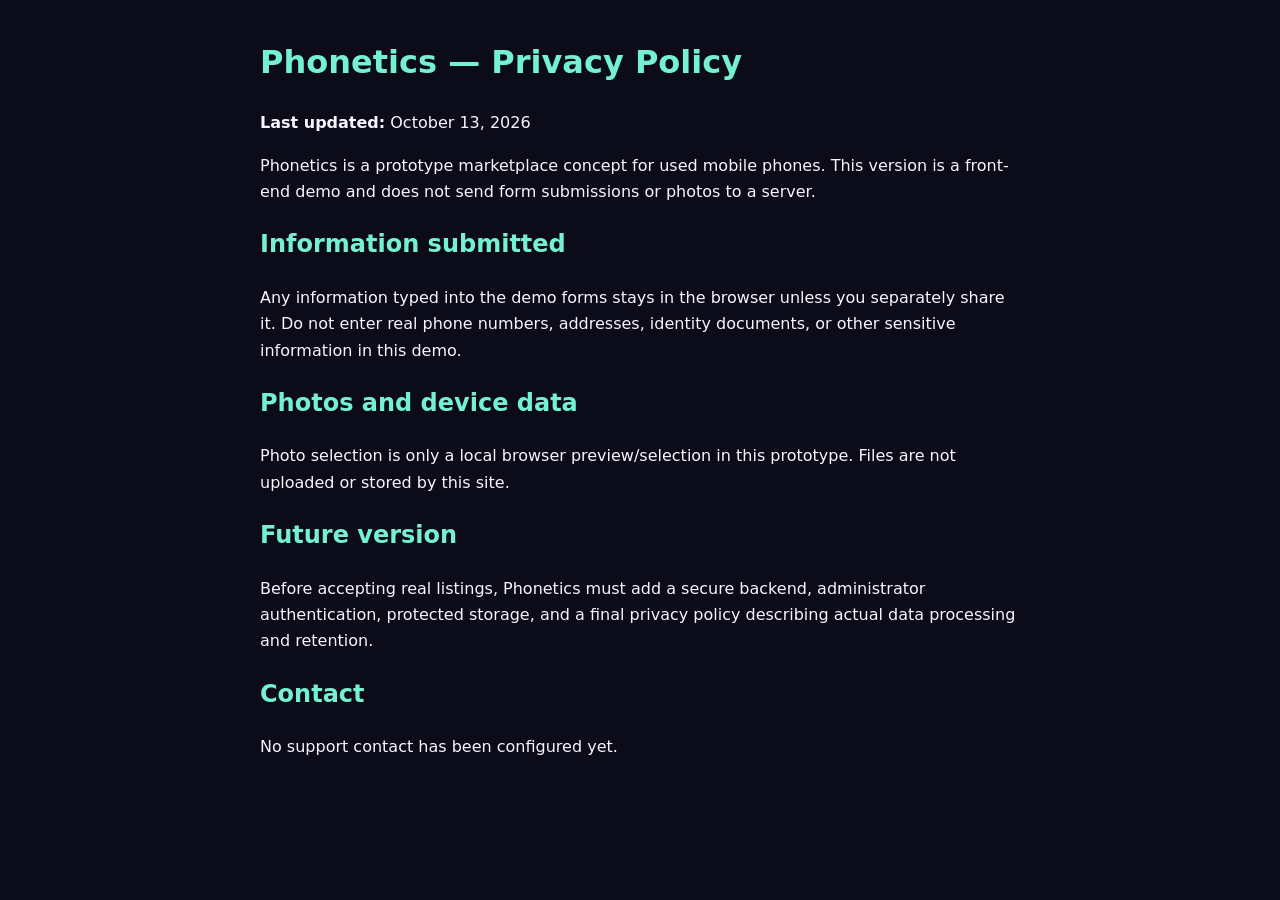
<file: privacy.html>
<!doctype html><html lang="en"><head><meta charset="utf-8"><meta name="viewport" content="width=device-width,initial-scale=1"><title>Privacy Policy — Phonetics</title><style>body{font:16px/1.65 system-ui,sans-serif;max-width:760px;margin:36px auto;padding:0 18px;background:#0b0b19;color:#f6f5ff}h1,h2{color:#75f0d1}a{color:#75f0d1}</style></head><body><h1>Phonetics — Privacy Policy</h1><p><strong>Last updated:</strong> October 13, 2026</p><p>Phonetics is a prototype marketplace concept for used mobile phones. This version is a front-end demo and does not send form submissions or photos to a server.</p><h2>Information submitted</h2><p>Any information typed into the demo forms stays in the browser unless you separately share it. Do not enter real phone numbers, addresses, identity documents, or other sensitive information in this demo.</p><h2>Photos and device data</h2><p>Photo selection is only a local browser preview/selection in this prototype. Files are not uploaded or stored by this site.</p><h2>Future version</h2><p>Before accepting real listings, Phonetics must add a secure backend, administrator authentication, protected storage, and a final privacy policy describing actual data processing and retention.</p><h2>Contact</h2><p>No support contact has been configured yet.</p></body></html>
</file>
